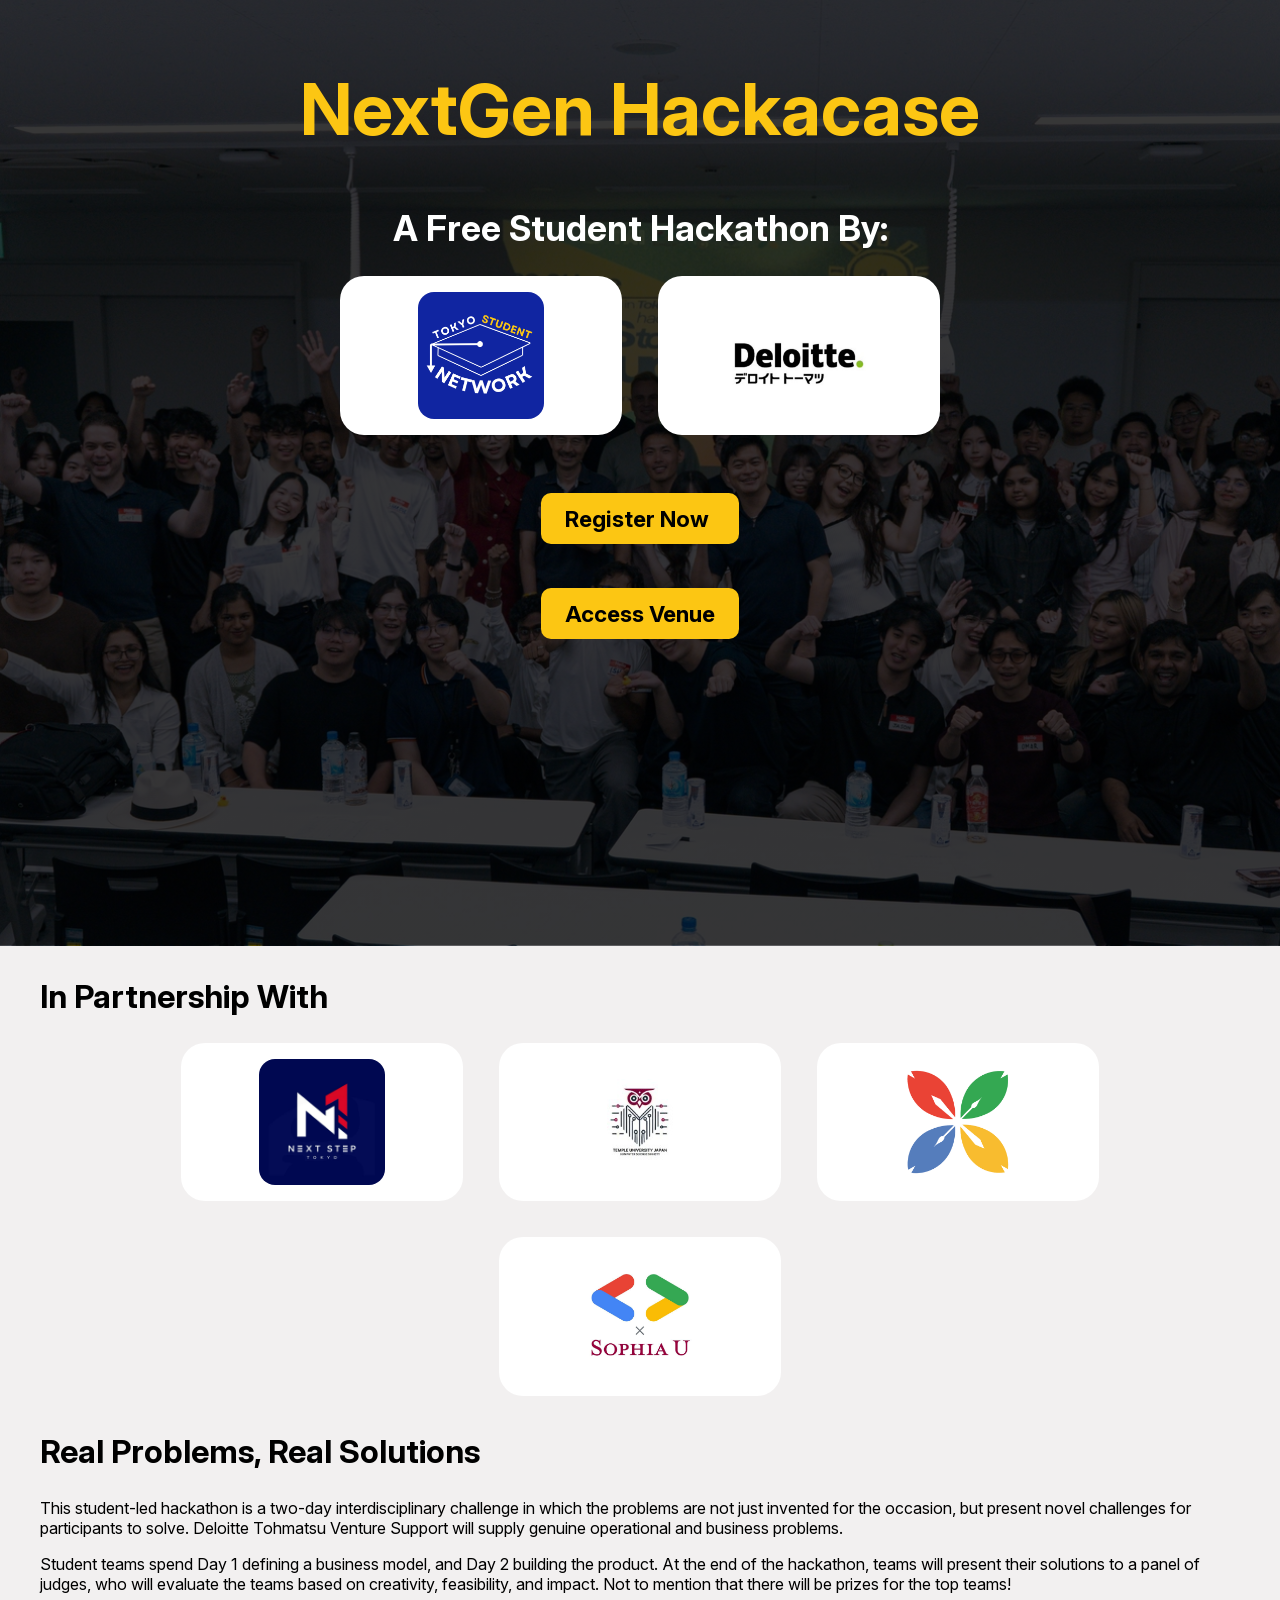
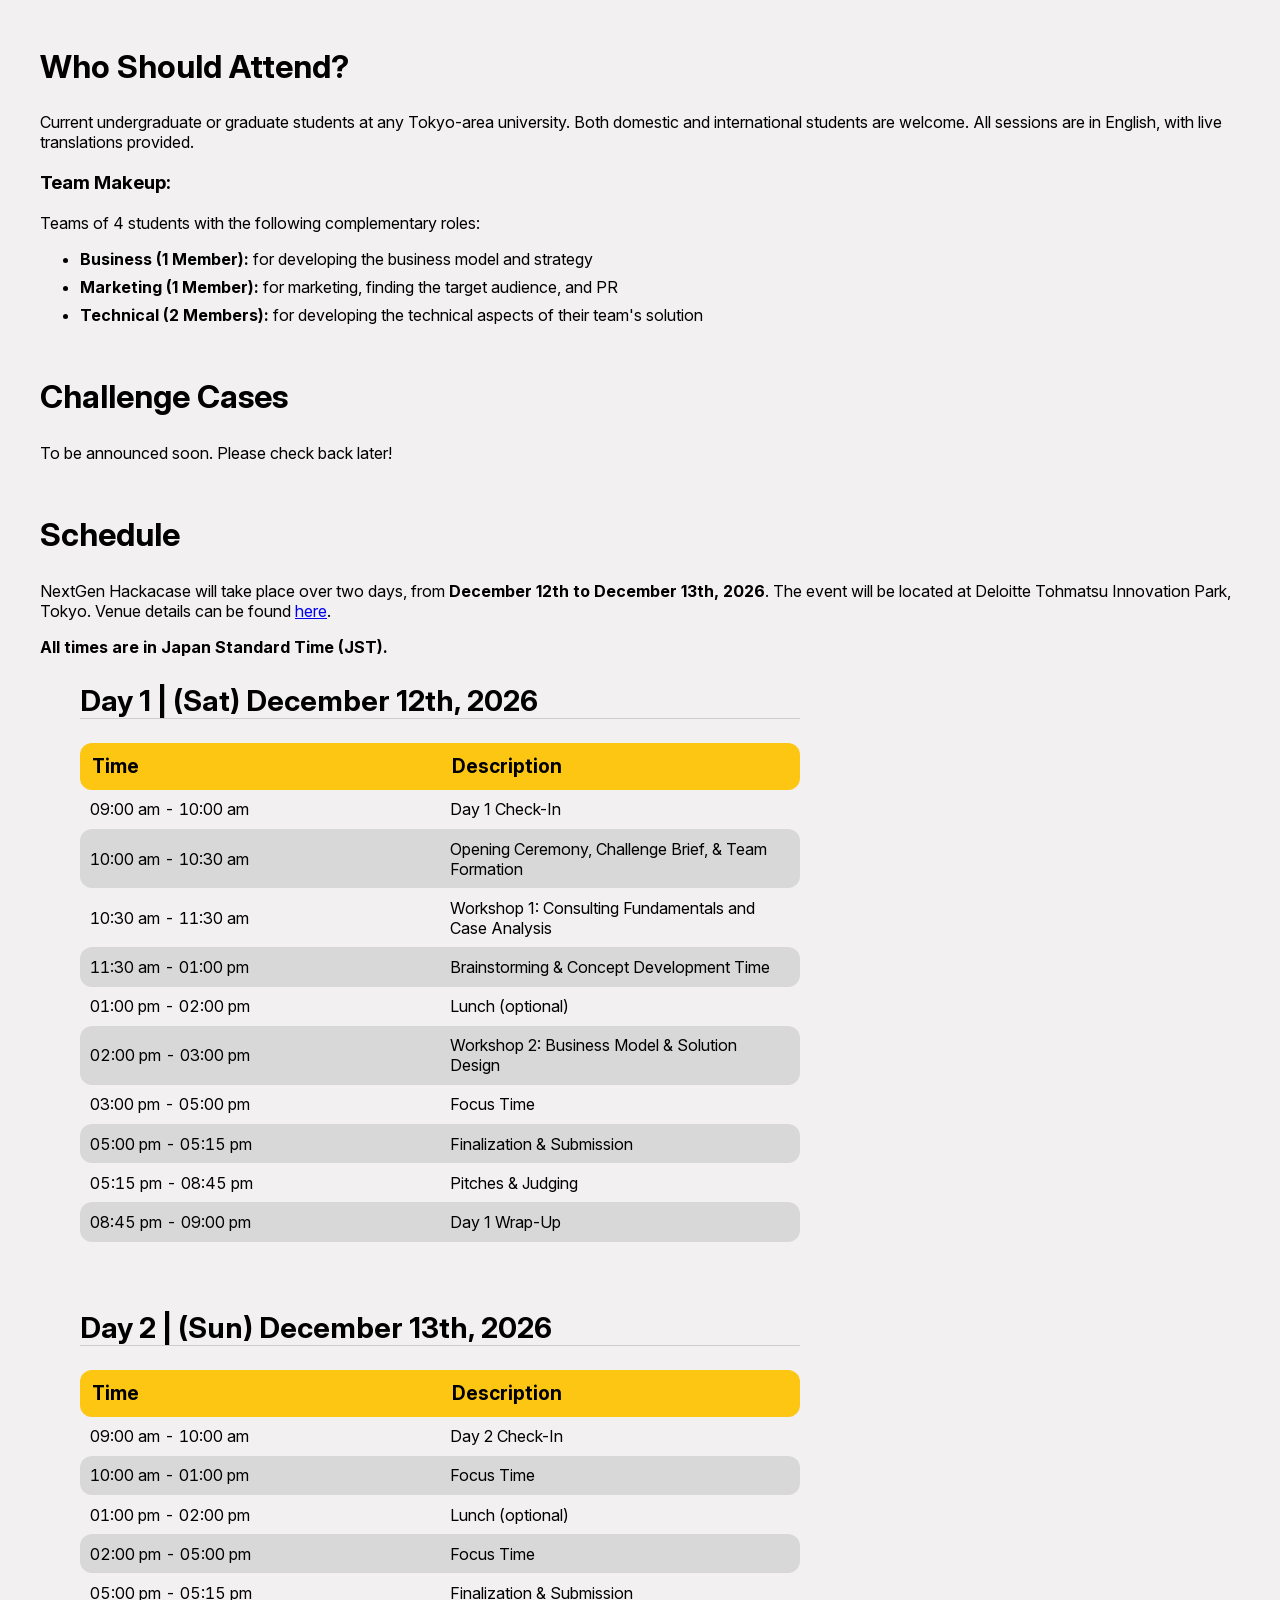
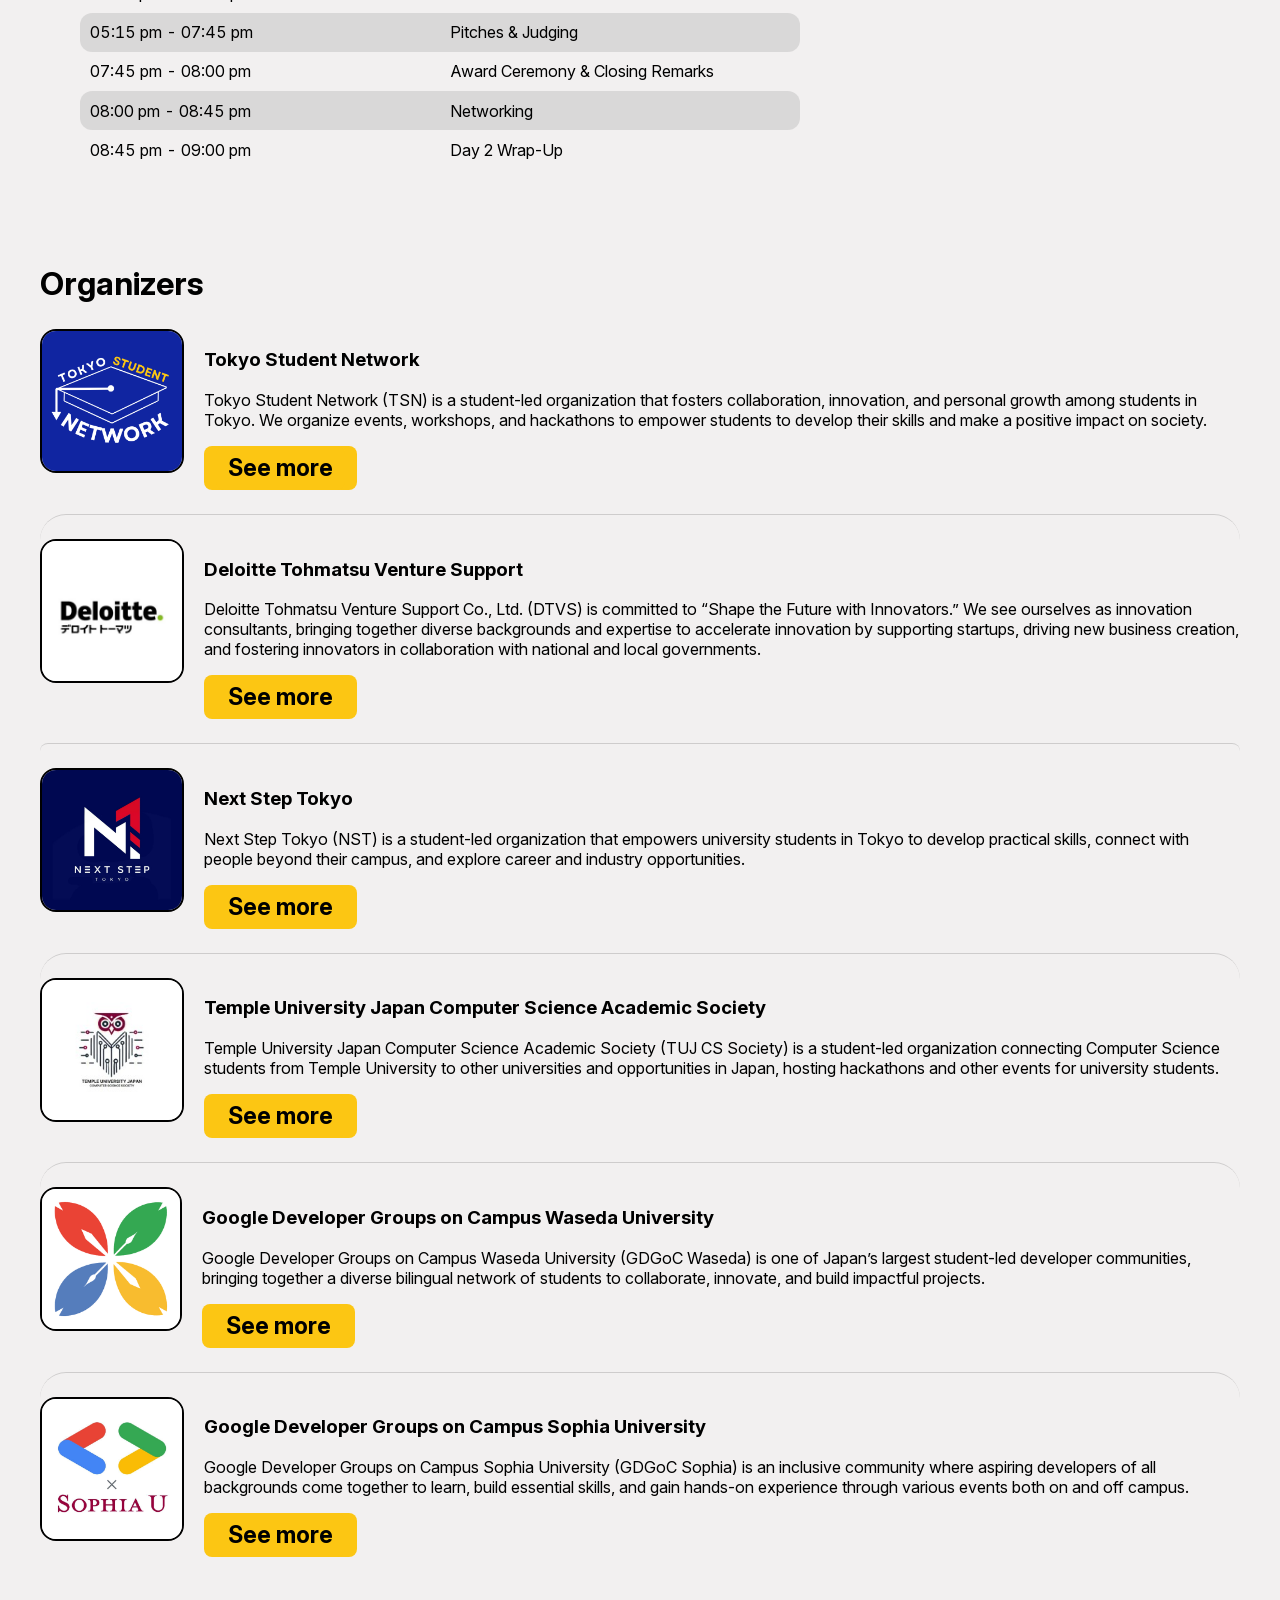
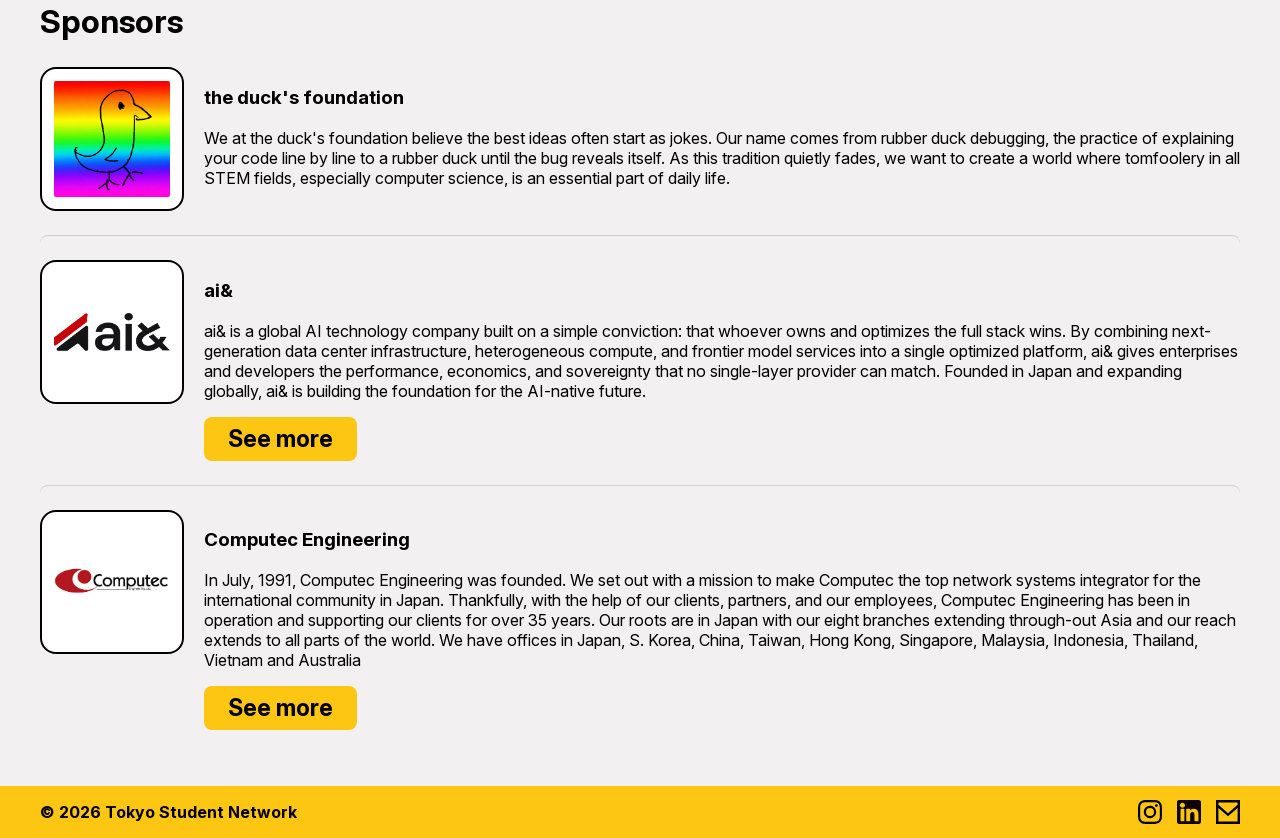
<file: index.html>
<!DOCTYPE html>
<html lang="en">

<head>
	<meta charset="UTF-8">
	<meta name="author" content="Andresen Hill">
	<meta name="viewport" content="width=device-width, initial-scale=1.0">
	<title>NextGen Hackacase</title>
	<meta name="description"
		content="Join NextGen Hackacase, a free student hackathon organized by Tokyo Student Network and Deloitte Tohmatsu Venture Support. Collaborate, innovate, and create solutions to real-world problems.">

	<meta property="og:title" content="NextGen Hackacase">
	<meta property="og:description"
		content="Join NextGen Hackacase, a free student hackathon organized by Tokyo Student Network and Deloitte Tohmatsu Venture Support">
	<meta property="og:image" content="images/og-image.png"> <!-- Replace later TODO -->
	<meta property="og:url" content="https://luma.com/rtydnu54"> <!-- Replace with actual URL TODO -->
	<meta property="og:type" content="website">
	<meta property="og:locale" content="en_JP">

	<link rel="icon" href="images/faviconlogo_temp.png" type="image/png">

	<link rel="stylesheet" href="styles.css">
	<link rel="preload" as="image" href="images/TSNxDTVS-Hackathon_Landing-Page_Banner.webp">
	<link rel="preload" href="assets/Inter-4.1/web/InterVariable.woff2" as="font" type="font/woff2" crossorigin>
</head>

<body>
	<header>
		<section class="hero">
			<div class="container hero">
				<h1>NextGen Hackacase</h1>
				<p>A Free Student Hackathon By:</p>
				<div class="logo-card-container hero-logo-space">
					<a class="hero-logo-icon logo-card" id="hero-tsnlogo" href="#info-tsn" target="_self">
						<img class="third-party-logo" src="images/tsn.png" alt="Tokyo Student Network Logo">
					</a>
					<a class="hero-logo-icon logo-card" href="#info-deloitte" target="_self">
						<img class="third-party-logo deloitte-hero-img" src="images/deloitte.png"
							alt="Deloitte Tohmatsu Venture Support Logo">
					</a>
				</div>
				<div class="hero-button-container">
					<a class="hero register-button" href="https://luma.com/rtydnu54" target="_blank">Register Now</a>
					<a class="hero access-button" href="access.html">Access Venue</a>
					<div>
					</div>
		</section>
	</header>
	<main>
		<section class="type-article">
			<div class="container article-logo-billboard">
				<h2 class="article-logo-billboard">In Partnership With</h2>
				<div class="logo-card-container billboard-space">
					<a class="billboard-item logo-card" id="body-nstlogo" href="#info-nst" target="_self">
						<img class="third-party-logo" src="images/nst.png" alt="Next Step Tokyo Logo">
					</a>
					<a class="billboard-item logo-card" href="#info-tujcs" target="_self">
						<img class="third-party-logo" src="images/tujcs.png"
							alt="Temple University Japan Computer Science Academic Society Logo">
					</a>
					<a class="billboard-item logo-card" href="#info-gdgocwaseda" target="_self">
						<img class="third-party-logo" src="images/gdgocwaseda.png" alt="GDGoC Waseda Logo">
					</a>
					<a class="billboard-item logo-card" href="#info-gdgocsophia" target="_self">
						<img class="third-party-logo" src="images/gdgocsophia.png" alt="GDGoC Sophia Logo">
					</a>

				</div>
			</div>
		</section>
		<section class="type-article">
			<div class="container article-fluff">
				<h2>Real Problems, Real Solutions</h2>
				<p>This student-led hackathon is a two-day interdisciplinary challenge in which the problems are not
					just invented for the occasion, but present novel challenges for participants to solve. Deloitte
					Tohmatsu Venture Support will supply genuine operational and business problems.</p>
				<p>Student teams spend Day 1 defining a business model, and Day 2 building the product. At
					the end
					of the hackathon, teams will present their solutions to a panel of judges, who will evaluate the
					teams based on creativity, feasibility, and impact. Not to mention that there will be prizes for the
					top teams!</p>
			</div>
		</section>
		<section class="type-article" id="who-should-attend">
			<div class="container">
				<h2>Who Should Attend?</h2>
				<p>Current undergraduate or graduate students at any Tokyo-area university. Both domestic and
					international students are welcome. All sessions are in English, with live translations provided.
				</p>
				<h3>Team Makeup:</h3>
				<p>Teams of 4 students with the following complementary roles:</p>
				<ul>
					<li><span class="list-bold">Business (1 Member):</span> for developing the business model and
						strategy</li>
					<li><span class="list-bold">Marketing (1 Member):</span> for marketing, finding the target audience,
						and
						PR</li>
					<li><span class="list-bold">Technical (2 Members):</span> for developing the technical aspects of
						their team's solution</li>
				</ul>
			</div>
		</section>
		<section class="type-article">
			<div class="container article-challenge-cases">
				<h2>Challenge Cases</h2>
				<p>To be announced soon. Please check back later!</p>
			</div>
		</section>
		<section class="type-article" id="schedule">
			<div class="container article-schedule">
				<h2>Schedule</h2>
				<p>NextGen Hackacase will take place over two days, from <span style="font-weight: bold;">December 12th
						to December 13th, 2026</span>. The event will be located at Deloitte Tohmatsu Innovation Park,
					Tokyo.
					Venue details can be found <a href="access.html">here</a>.</p>
				<p style="font-weight: bold;">All times are in Japan Standard Time (JST).</p>
				<div id="schedule-tables">
					<div class="schedule-table-container day-1">
						<table class="schedule-table day-1">
							<caption>Day 1 | (Sat) December 12th, 2026</caption>
							<thead>
								<tr>
									<th>Time</th>
									<th>Description</th>
								</tr>
							</thead>
							<tbody>
								<tr>
									<td class="time-cell">09:00 am - 10:00 am</td>
									<td>Day 1 Check-In</td>
								</tr>
								<tr>
									<td class="time-cell">10:00 am - 10:30 am</td>
									<td>Opening Ceremony, Challenge Brief, & Team Formation</td>
								</tr>
								<tr>
									<td class="time-cell">10:30 am - 11:30 am</td>
									<td>Workshop 1: Consulting Fundamentals and Case Analysis</td>
								</tr>
								<tr>
									<td class="time-cell">11:30 am - 01:00 pm</td>
									<td>Brainstorming & Concept Development Time</td>
								</tr>
								<tr>
									<td class="time-cell">01:00 pm - 02:00 pm</td>
									<td>Lunch (optional)</td>
								</tr>
								<tr>
									<td class="time-cell">02:00 pm - 03:00 pm</td>
									<td>Workshop 2: Business Model & Solution Design</td>
								</tr>
								<tr>
									<td class="time-cell">03:00 pm - 05:00 pm</td>
									<td>Focus Time</td>
								</tr>
								<tr>
									<td class="time-cell">05:00 pm - 05:15 pm</td>
									<td>Finalization & Submission</td>
								</tr>
								<tr>
									<td class="time-cell">05:15 pm - 08:45 pm</td>
									<td>Pitches & Judging</td>
								</tr>
								<tr>
									<td class="time-cell">08:45 pm - 09:00 pm</td>
									<td>Day 1 Wrap-Up</td>
								</tr>
							</tbody>
						</table>
					</div>
					<div class="schedule-table-container day-2">
						<table class="schedule-table day-2">
							<caption>Day 2 | (Sun) December 13th, 2026</caption>
							<thead>
								<tr>
									<th>Time</th>
									<th>Description</th>
								</tr>
							</thead>
							<tbody>
								<tr>
									<td class="time-cell">09:00 am - 10:00 am</td>
									<td>Day 2 Check-In</td>
								</tr>
								<tr>
									<td class="time-cell">10:00 am - 01:00 pm</td>
									<td>Focus Time</td>
								</tr>
								<tr>
									<td class="time-cell">01:00 pm - 02:00 pm</td>
									<td>Lunch (optional)</td>
								</tr>
								<tr>
									<td class="time-cell">02:00 pm - 05:00 pm</td>
									<td>Focus Time</td>
								</tr>
								<tr>
									<td class="time-cell">05:00 pm - 05:15 pm</td>
									<td>Finalization & Submission</td>
								</tr>
								<tr>
									<td class="time-cell">05:15 pm - 07:45 pm</td>
									<td>Pitches & Judging</td>
								</tr>
								<tr>
									<td class="time-cell">07:45 pm - 08:00 pm</td>
									<td>Award Ceremony & Closing Remarks</td>
								</tr>
								<tr>
									<td class="time-cell">08:00 pm - 08:45 pm</td>
									<td>Networking</td>
								</tr>
								<tr>
									<td class="time-cell">08:45 pm - 09:00 pm</td>
									<td>Day 2 Wrap-Up</td>
								</tr>
							</tbody>
						</table>
					</div>
				</div>
			</div>
		</section>
		<section class="type-article">
			<div class="container article-organizers">
				<h2>Organizers</h2>
				<div class="info-and-image-box info-and-image-box-target">
					<img class="third-party-logo bad-logo" src="images/tsn.png" alt="Tokyo Student Network Logo"></img>
					<div class="info-and-image-box-content">
						<h3 class="info-and-image-box-target" id="info-tsn">Tokyo Student Network</h3>
						<p>Tokyo Student Network (TSN) is a student-led organization that fosters collaboration,
							innovation, and personal growth among students in Tokyo. We organize events, workshops, and
							hackathons to empower students to develop their skills and make a positive impact on
							society.</p>
						<div class="org-button org-button-div">
							<a class="org-button" href="https://tokyostudentnetwork.com/" target="_blank">See more</a>
						</div>
					</div>
				</div>
				<div class="info-and-image-box">
					<img class="third-party-logo bad-logo" src="images/deloitte.png"
						alt="Deloitte Tohmatsu Venture Support Logo"></img>
					<div class="info-and-image-box-content">
						<h3 class="info-and-image-box-target" id="info-deloitte">Deloitte Tohmatsu Venture Support</h3>
						<p>Deloitte Tohmatsu Venture Support Co., Ltd. (DTVS) is committed to “Shape the Future with
							Innovators.” We see ourselves as innovation consultants, bringing together diverse
							backgrounds and expertise to accelerate innovation by supporting startups, driving new
							business creation, and fostering innovators in collaboration with national and local
							governments.
						</p>
						<div class="org-button org-button-div">
							<a class="org-button"
								href="https://www.deloitte.com/jp/ja/services/consulting/services/venture-support.html"
								target="_blank">See
								more</a>
						</div>
					</div>
				</div>
				<div class="info-and-image-box info-and-image-box-target">
					<img class="third-party-logo bad-logo" src="images/nst.png" alt="Next Step Tokyo Logo"></img>
					<div class="info-and-image-box-content">
						<h3 class="info-and-image-box-target" id="info-nst">Next Step Tokyo</h3>
						<p>Next Step Tokyo (NST) is a student-led organization that empowers university students in
							Tokyo to develop practical skills, connect with people beyond their campus, and explore
							career and industry opportunities.</p>
						<div class="org-button org-button-div">
							<a class="org-button" href="https://www.instagram.com/nextsteptokyo/" target="_blank">See
								more</a>
						</div>
					</div>
				</div>
				<div class="info-and-image-box">
					<img class="third-party-logo bad-logo" src="images/tujcs.png"
						alt="Temple University Japan Computer Science Academic Society Logo"></img>
					<div class="info-and-image-box-content">
						<h3 class="info-and-image-box-target" id="info-tujcs">Temple University Japan Computer Science
							Academic Society</h3>
						<p>Temple University Japan Computer Science Academic Society (TUJ CS Society) is a student-led
							organization connecting Computer Science students from Temple University to other
							universities and opportunities in Japan, hosting hackathons and other events for university
							students.</p>
						<div class="org-button org-button-div">
							<a class="org-button"
								href="https://www.linkedin.com/company/computer-science-academic-society-tuj/posts/"
								target="_blank">See more</a>
						</div>
					</div>
				</div>
				<div class="info-and-image-box">
					<img class="third-party-logo bad-logo" src="images/gdgocwaseda.png" alt="GDGoC Waseda Logo"></img>
					<div class="info-and-image-box-content">
						<h3 class="info-and-image-box-target" id="info-gdgocwaseda">Google Developer Groups on Campus
							Waseda University</h3>
						<p>Google Developer Groups on Campus Waseda University (GDGoC Waseda) is one of Japan’s
							largest student-led developer communities, bringing together a diverse bilingual network of
							students to collaborate, innovate, and build impactful projects.</p>
						<div class="org-button org-button-div">
							<a class="org-button"
								href="https://gdg.community.dev/gdg-on-campus-waseda-university-tokyo-japan/"
								target="_blank">See more</a>
						</div>
					</div>
				</div>
				<div class="info-and-image-box">
					<img class="third-party-logo bad-logo" src="images/gdgocsophia.png" alt="GDGoC Sophia Logo"></img>
					<div class="info-and-image-box-content">
						<h3 class="info-and-image-box-target" id="info-gdgocsophia">Google Developer Groups on Campus
							Sophia University</h3>
						<p>Google Developer Groups on Campus Sophia University (GDGoC Sophia) is an inclusive community
							where aspiring developers of all backgrounds come together to learn, build essential skills,
							and
							gain hands-on experience through various events both on and off campus.</p>
						<div class="org-button org-button-div">
							<a class="org-button"
								href="https://gdg.community.dev/gdg-on-campus-sophia-university-tokyo-japan/"
								target="_blank">See more</a>
						</div>
					</div>
				</div>
			</div>
		</section>
		<section class="type-article">
			<div class="container article-sponsors">
				<h2>Sponsors</h2>
				<div class="info-and-image-box info-and-image-box-target">
					<img class="third-party-logo bad-logo wide-logo" src="images/theducksfoundation.png" alt="the duck's foundation Logo">
					<div class="info-and-image-box-content">
						<h3 class="info-and-image-box-target" id="info-aiamp">the duck's foundation</h3>
						<p>We at the duck's foundation believe the best ideas often start as jokes. 
							Our name comes from rubber duck debugging, the practice of explaining your 
							code line by line to a rubber duck until the bug reveals itself. As this tradition quietly fades, 
							we want to create a world where tomfoolery in all STEM fields, especially computer science, 
							is an essential part of daily life.</p>
					</div>
				</div>
				<div class="info-and-image-box info-and-image-box-target">
					<img class="third-party-logo bad-logo wide-logo" src="images/aiamp.png" alt="ai& Logo">
					<div class="info-and-image-box-content">
						<h3 class="info-and-image-box-target" id="info-aiamp">ai&</h3>
						<p>ai& is a global AI technology company built on a simple conviction: that whoever owns and
							optimizes the full stack wins. By combining next-generation data center infrastructure,
							heterogeneous compute, and frontier model services into a single optimized platform, ai&
							gives enterprises and developers the performance, economics, and sovereignty that no
							single-layer provider can match. Founded in Japan and expanding globally, ai& is building
							the foundation for the AI-native future.</p>
						<div class="org-button org-button-div">
							<a class="org-button" href="https://aiand.com/" target="_blank">See more</a>
						</div>
					</div>
				</div>
				<div class="info-and-image-box info-and-image-box-target">
					<img class="third-party-logo bad-logo wide-logo" src="images/computec.png" alt="Computec Engineering Logo">
					<div class="info-and-image-box-content">
						<h3 class="info-and-image-box-target" id="info-computec">Computec Engineering</h3>
						<p>In July, 1991, Computec Engineering was founded. We set out with a mission to make Computec
							the top network systems integrator for the international community in Japan. Thankfully,
							with the help of our clients, partners, and our employees, Computec Engineering has been in
							operation and supporting our clients for over 35 years. Our roots are in Japan with our
							eight branches extending through-out Asia and our reach extends to all parts of the world. We have offices in Japan, S. Korea,
							China, Taiwan, Hong Kong, Singapore, Malaysia, Indonesia, Thailand, Vietnam and Australia
						</p>
						<div class="org-button org-button-div">
							<a class="org-button" href="https://www.computec.co.jp/" target="_blank">See more</a>
						</div>
					</div>
				</div>
			</div>
		</section>
	</main>
	<footer>
		<div class="container footer-banner">
			<div class="footer-copyright">
				<p>&copy; 2026 Tokyo Student Network</p>
			</div>
			<div class="footer-social-icons">
				<a href="https://www.instagram.com/tokyostudentnetwork/" target="_blank"><img src="images/instagram.svg"
						width="24" height="24" alt="Instagram"></a>
				<a href="https://www.linkedin.com/company/tokyostudentnetwork/" target="_blank"><img
						src="images/linkedin.svg" width="24" height="24" alt="LinkedIn"></a>
				<a href="mailto:info@tokyostudentnetwork.com"><img src="images/email.svg" width="24" height="24"
						alt="Email"></a>
			</div>
		</div>
	</footer>
</body>
</html>
</file>
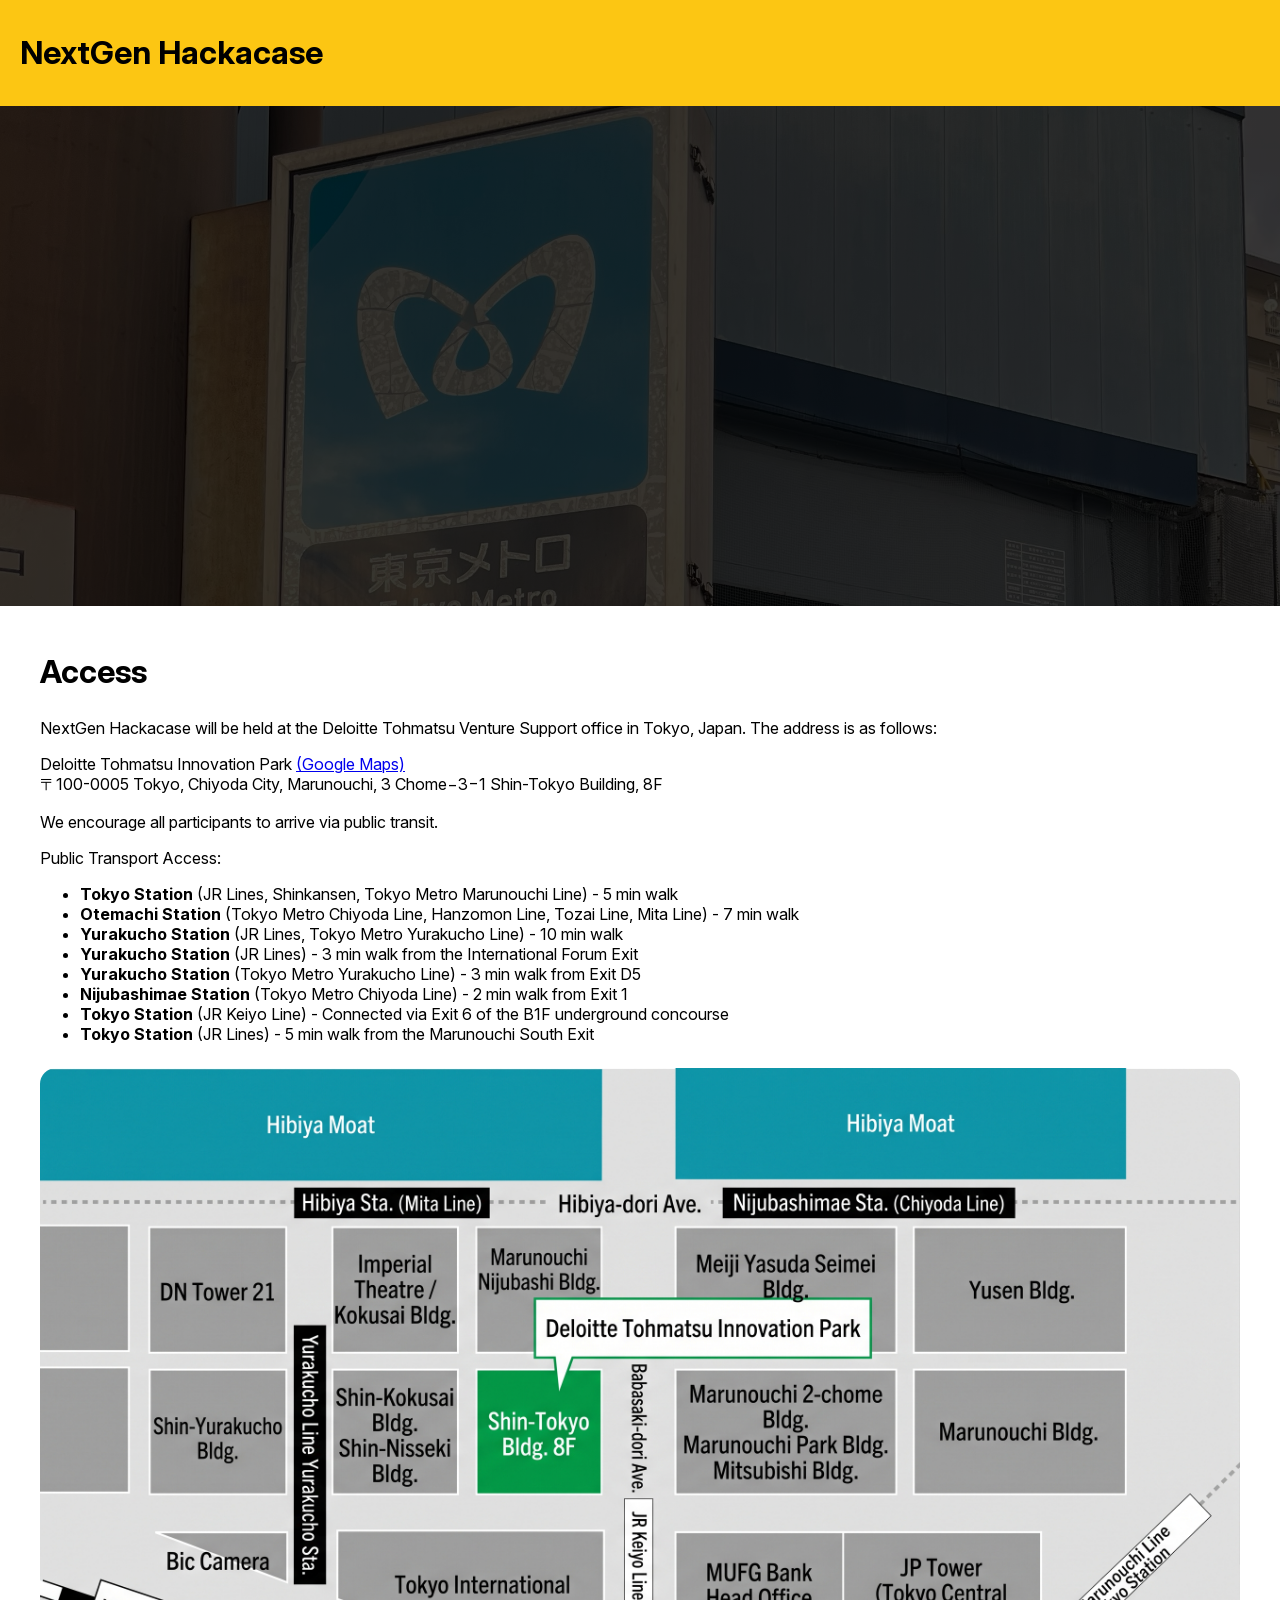
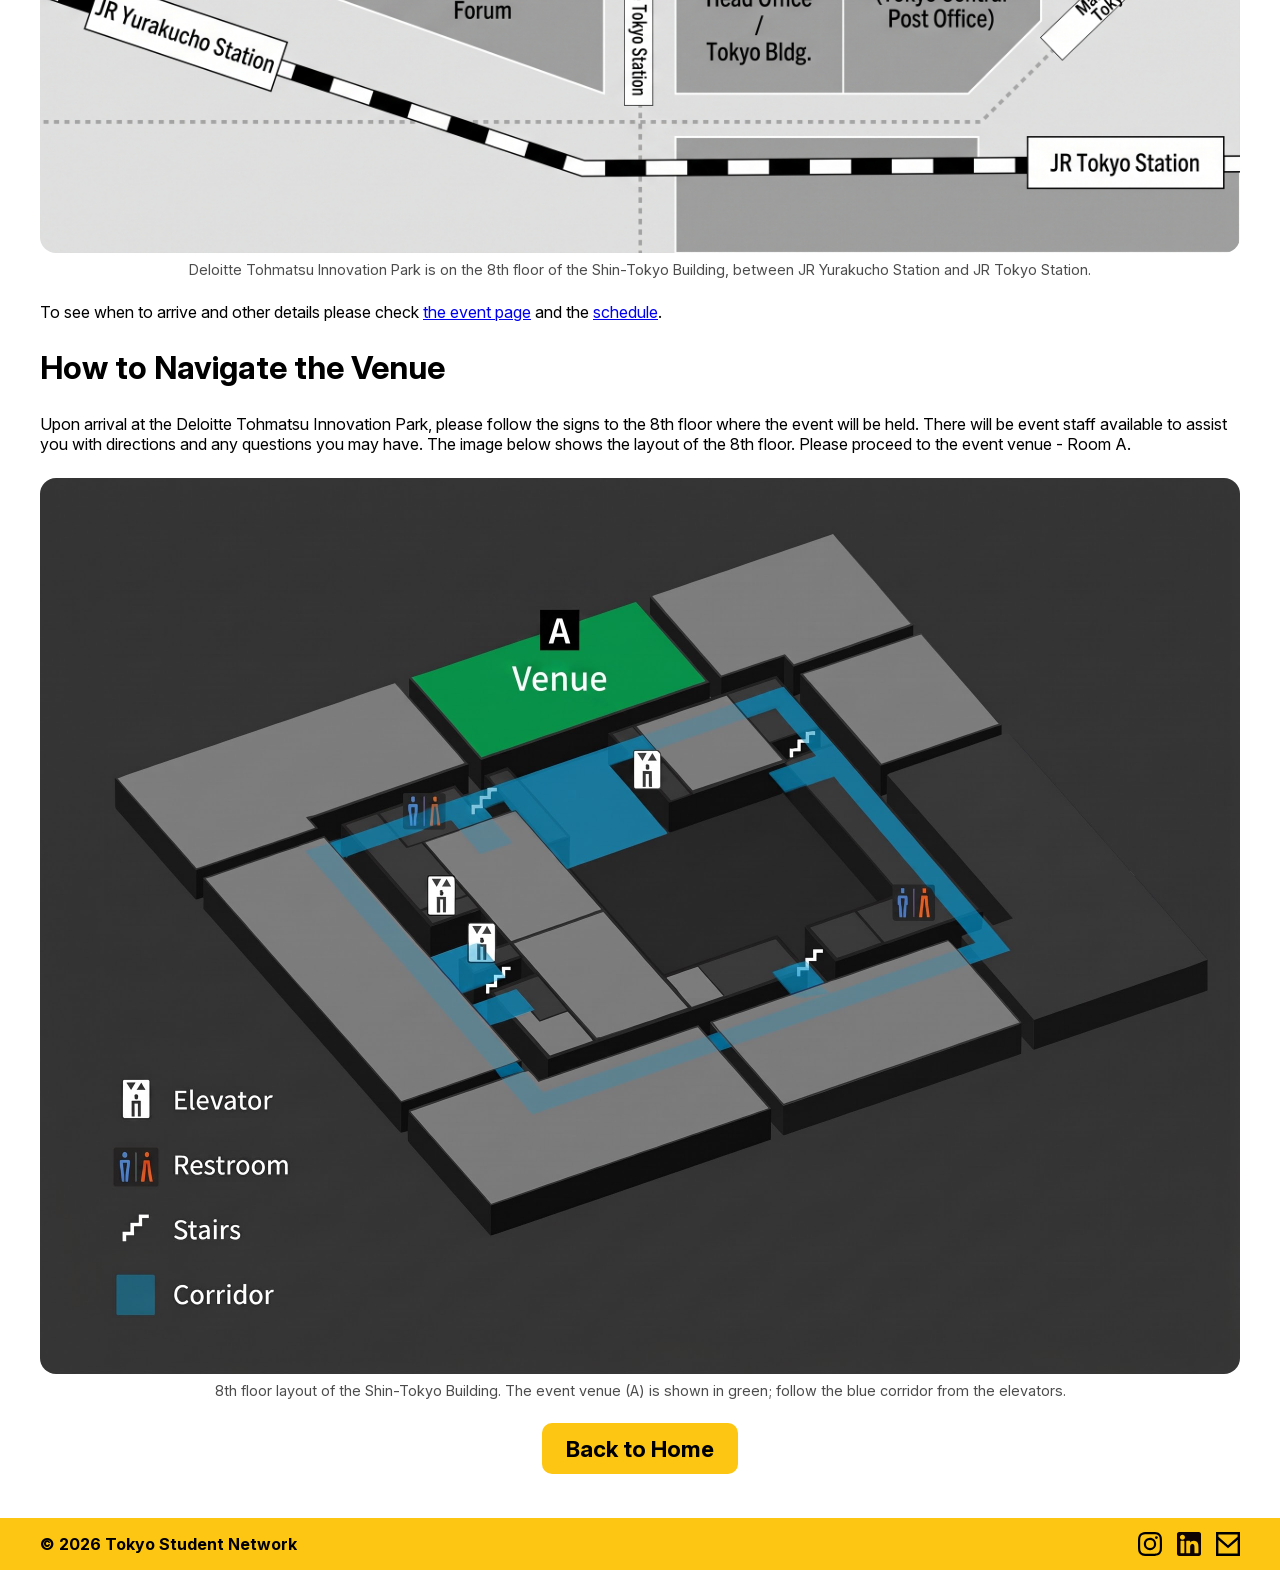
<file: access.html>
<!DOCTYPE html>
<html lang="en">

<head>
    <meta charset="UTF-8">
    <meta name="author" content="Andresen Hill">
    <meta name="viewport" content="width=device-width, initial-scale=1.0">
    <title>NextGen Hackacase - Access</title>
    <meta name="description"
        content="How to access NextGen Hackacase, a free student hackathon organized by Tokyo Student Network and Deloitte Tohmatsu Venture Support">

    <meta property="og:title" content="NextGen Hackacase - Access">
    <meta property="og:description"
        content="How to access NextGen Hackacase, a free student hackathon organized by Tokyo Student Network and Deloitte Tohmatsu Venture Support">
    <meta property="og:image" content="images/og-image.png"> <!-- Replace later TODO -->
    <meta property="og:url" content="https://luma.com/rtydnu54"> <!-- Replace with actual URL TODO -->
    <meta property="og:type" content="website">
    <meta property="og:locale" content="en_JP">

    <link rel="icon" href="images/faviconlogo_temp.png" type="image/png">

    <link rel="stylesheet" href="styles.css">
</head>

<body>
    <header>
        <div class="access-header-container">
            <div class="access-header-text-space">
                <a class="access-header-logo-icon" href="index.html" target="_self">
                    <h1 class="access-header-logo-text">NextGen Hackacase</h1>
                </a>
            </div>
        </div>
        <div class="access-header-image">
        </div>
    </header>
    <main class="access-main">
        <section class="access-section">
            <div class="access-container">
                <h2 style="font-size: 2em; font-weight: bold;">Access</h2>
                <p>NextGen Hackacase will be held at the Deloitte Tohmatsu Venture Support office in Tokyo, Japan. The
                    address is as follows:</p>
                <p>Deloitte Tohmatsu Innovation Park <a href="https://maps.app.goo.gl/6f9vycAim7bySoVU8"
                        target="_blank">(Google Maps)</a><br>
                    〒100-0005 Tokyo, Chiyoda City, Marunouchi, 3 Chome−3−1 Shin-Tokyo Building, 8F</p>
                <p>We encourage all participants to arrive via public transit.</p>
                <p>Public Transport Access:</p>
                <ul>
                    <li><strong>Tokyo Station</strong> (JR Lines, Shinkansen, Tokyo Metro Marunouchi Line) - 5 min walk
                    </li>
                    <li><strong>Otemachi Station</strong> (Tokyo Metro Chiyoda Line, Hanzomon Line, Tozai Line, Mita
                        Line) - 7 min walk</li>
                    <li><strong>Yurakucho Station</strong> (JR Lines, Tokyo Metro Yurakucho Line) - 10 min walk</li>
                    <li><strong>Yurakucho Station</strong> (JR Lines) - 3 min walk from the International Forum Exit
                    </li>
                    <li><strong>Yurakucho Station</strong> (Tokyo Metro Yurakucho Line) - 3 min walk from Exit D5</li>
                    <li><strong>Nijubashimae Station</strong> (Tokyo Metro Chiyoda Line) - 2 min walk from Exit 1</li>
                    <li><strong>Tokyo Station</strong> (JR Keiyo Line) - Connected via Exit 6 of the B1F underground
                        concourse</li>
                    <li><strong>Tokyo Station</strong> (JR Lines) - 5 min walk from the Marunouchi South Exit</li>
                </ul>
                <figure class="access-figure">
                    <img src="images/venue-guide-station-en"
                        alt="Map showing the location of Deloitte Tohmatsu Innovation Park in Tokyo, Japan"
                        class="access-map-image">
                    <figcaption class="access-figure-caption">Deloitte Tohmatsu Innovation Park is on the 8th floor of
                        the Shin-Tokyo Building, between JR Yurakucho Station and JR Tokyo Station.</figcaption>
                </figure>
                <p>To see when to arrive and other details please check <a href="https://luma.com/rtydnu54"
                        target="_blank">the event page</a> and the <a href="index.html#schedule"
                        target="_self">schedule</a>.</p>
            </div>
        </section>
        <section class="access-container venue-intr-guide">
            <div>
                <h2 style="font-size: 2em; font-weight: bold;">How to Navigate the Venue</h2>
                <p>Upon arrival at the Deloitte Tohmatsu Innovation Park, please follow the signs to the 8th floor where
                    the event will be held. There will be event staff available to assist you with directions and any
                    questions you may have. The image below shows the layout of the 8th floor. Please proceed to the
                    event venue - Room A.</p>
                <figure class="access-figure">
                    <img src="images/venue-guide-inside.jpg"
                        alt="Map showing the interior layout of Deloitte Tohmatsu Innovation Park, including the location of the event on the 8th floor"
                        class="access-map-image">
                    <figcaption class="access-figure-caption">8th floor layout of the Shin-Tokyo Building. The event
                        venue (A) is shown in green; follow the blue corridor from the elevators.</figcaption>
                </figure>
            </div>
        </section>
        <div class="access-home-button-container">
            <a class="access-home-button" href="index.html">Back to Home</a>
        </div>
    </main>
    <footer>
        <div class="container footer-banner">
            <div class="footer-copyright">
                <p>&copy; 2026 Tokyo Student Network</p>
            </div>
            <div class="footer-social-icons">
                <a href="https://www.instagram.com/tokyostudentnetwork/" target="_blank"><img src="images/instagram.svg"
                        width="24" height="24" alt="Instagram"></a>
                <a href="https://www.linkedin.com/company/tokyostudentnetwork/" target="_blank"><img
                        src="images/linkedin.svg" width="24" height="24" alt="LinkedIn"></a>
                <a href="mailto:info@tokyostudentnetwork.com"><img src="images/email.svg" width="24" height="24"
                        alt="Email"></a>
            </div>
        </div>
    </footer>
</body>

</html>
</file>
<file: styles.css>
/* CSS Document for TSN x DTVS Hackathon Website */

:root {
  --primary-color: #FCC613;
  --secondary-color: #141fb4;
  --text-color: #000000;
  --background-color: #f2f0f0;
  color-scheme: light dark;
  --logo-gap: 36px;
  --logo-card-width: 282px;
}

@font-face {
  /* Note: No italics are in this font */
  font-family: "Inter";
  src: url("assets/Inter-4.1/web/InterVariable.woff2") format("woff2");
  font-weight: 100 900;
  font-style: normal;
  font-display: swap;
}

html,
body {
  margin: 0;
  padding: 0;
  font: 1em Inter, sans-serif;
  scroll-behavior: smooth;
}

img,
svg {
  vertical-align: middle;
}

* {
  box-sizing: border-box;
}


.footer-banner ::selection {
  background: rgb(255, 252, 252);
  text-shadow: none;
}

thead ::selection {
  background: rgb(255, 252, 252);
  text-shadow: none;
}

::selection {
  background: #fcc6138c;
  text-shadow: none;
}

.container {
  max-width: 1240px;
  margin: 0 auto;
}

section>.container {
  padding: 5px 20px;
}

.type-article {
  background-color: var(--background-color);
  color: var(--text-color);
}

.type-article h2 {
  font-size: 2em;
}

.logo-card-container {
  display: flex;
  flex-wrap: wrap;
  justify-content: center;
  gap: var(--logo-gap);
  width: 100%;
  max-width: calc(3 * var(--logo-card-width) + 2 * var(--logo-gap));
  margin: 0 auto;
}

.logo-card {
  flex: 0 1 var(--logo-card-width);
  padding: 16px;
  background-color: white;
  border-radius: 24px;
  aspect-ratio: 16 / 9;
  display: flex;
  align-items: center;
  justify-content: center;
  overflow: hidden;
  transition: transform 0.25s ease, box-shadow 0.25s ease;
}

.logo-card img {
  width: 100%;
  height: 100%;
  max-width: none;
  object-fit: contain;
}

.logo-card:hover {
  transform: translateY(-8px);
  box-shadow: 0 12px 24px rgba(0, 0, 0, 0.4);
}

section.hero {
  background-image: linear-gradient(rgba(0, 0, 0, 0.786), rgba(0, 0, 0, 0.786)), url("images/TSNxDTVS-Hackathon_Landing-Page_Banner.webp");
  background-size: cover;
  background-position: center;
  background-repeat: no-repeat;
  padding-bottom: 200px;
}

div.hero {
  display: flex;
  flex-direction: column;
  align-items: center;
}

div.hero h1 {
  color: var(--primary-color);
  font-size: 4.5em;
  margin-bottom: 20px;
}


div.hero p {
  color: white;
  font-size: 2.2em;
  font-weight: bold;
  margin-bottom: 3px;
}

.hero-logo-icon {
  margin-top: 24px;
  margin-bottom: 24px;
}

#hero-tsnlogo img {
  width: auto;
  border-radius: 16px;
}

.deloitte-hero-img {
  transform: scale(1.4);
}

.hero-button-container {
  margin: 34px;
  display: flex;
  flex-direction: column;
  gap: 44px;
}

.register-button {
  background-color: var(--primary-color);
  border-radius: 10px;
  color: black;
  font-weight: bold;
  padding: 12px 24px;
  font-size: 1.4em;
  text-decoration: none;
  transition: transform 0.25s ease, box-shadow 0.25s ease, opacity 0.25s ease;
}

.register-button:hover {
  transform: translateY(-2px);
  opacity: 0.85;
  box-shadow: 0 6px 12px rgba(0, 0, 0, 0.4);
}

.register-button:focus-visible {
  outline: 2px solid #ff0808;
}

.access-button {
  background-color: var(--primary-color);
  border-radius: 10px;
  color: black;
  font-weight: bold;
  padding: 12px 24px;
  font-size: 1.4em;
  text-decoration: none;
  transition: transform 0.25s ease, box-shadow 0.25s ease, opacity 0.25s ease;
}

.access-button:hover {
  transform: translateY(-2px);
  opacity: 0.85;
  box-shadow: 0 6px 12px rgba(0, 0, 0, 0.4);
}

.access-button:focus-visible {
  outline: 2px solid #ff0808;
}

a.access-button {
  margin-bottom: 24px;
}

table {
  table-layout: fixed;
  width: 90%;
  min-width: 600px;
  margin: 10px auto;
  border-collapse: separate;
  border-spacing: 0;
  background-color: var(--background-color);
}

th,
td {
  padding: 0.6em;
  word-wrap: break-word;
}

th {
  text-align: left;
  font-weight: bold;
  font-size: 1.2em;
  background-color: var(--primary-color);
  color: black;
}

.time-cell {
  font-variant-numeric: tabular-nums;
}

thead th:first-child {
  border-radius: 12px 0 0 12px;
}

thead th:last-child {
  border-radius: 0 12px 12px 0;
}

caption {
  text-align: left;
  font-weight: bold;
  font-size: 1.8em;
  border-bottom: 1px solid color-mix(in srgb, var(--text-color) 15%, transparent);
  margin-bottom: 24px;
}

tbody tr:nth-child(even) td {
  background-color: color-mix(in srgb, var(--text-color) 10%, transparent);
}

tbody tr:nth-child(even) td:first-child {
  border-radius: 12px 0 0 12px;
}

tbody tr:nth-child(even) td:last-child {
  border-radius: 0 12px 12px 0;
}

div.schedule-table-container {
  max-width: 800px;
  margin-bottom: 48px;
  overflow-x: auto;
}

tr:hover {
  transition: background-color 0.25s ease;
  background-color: color-mix(in srgb, var(--primary-color) 40%, transparent);
  text-shadow: none;
}

#body-nstlogo img {
  width: auto;
  border-radius: 16px;
}

section.type-article li {
  margin-bottom: 8px;
}

span.list-bold {
  font-weight: bold;
}

.info-and-image-box {
  display: flex;
  flex-direction: row;
  justify-content: space-between;
  gap: 20px;
  scroll-margin-top: 68px;
  scroll-margin-bottom: 16px;
  border-radius: 26px;
}

.info-and-image-box-target {
  border-radius: 8px;
}

.info-and-image-box-target:target {
  animation: info-highlight 5s ease-out;
}

.info-and-image-box-content {
  flex: 1;
}

.info-and-image-box+.info-and-image-box {
  border-top: 1px solid color-mix(in srgb, var(--text-color) 15%, transparent);
  margin-top: 24px;
  padding-top: 24px;
  margin-bottom: 8px;
}

.third-party-logo {
  max-width: 144px;
  height: 144px;
}

.bad-logo {
  border-radius: 16px;
  border: var(--text-color) solid 2px;
}

.wide-logo {
  width: 144px;
  object-fit: contain;
  background-color: white;
  padding: 12px;
}

.org-button {
  background-color: var(--primary-color);
  border-radius: 8px;
  color: black;
  font-weight: bold;
  padding: 8px 12px;
  font-size: 1.2em;
  text-decoration: none;
  max-width: fit-content;
  transition: opacity 0.25s ease;
}

.org-button:hover {
  opacity: 0.75;
  transition: opacity 0.3s ease-in-out;
}

.org-button:focus-visible {
  outline: 2px solid #ff0808;
}

div.article-sponsors {
  padding-bottom: 48px;
}

footer {
  background-color: var(--primary-color);
  color: black;
}

footer .container {
  display: flex;
  justify-content: space-between;
  align-items: center;
}

.footer-copyright {
  font-weight: bold;
  padding-left: 20px;
}

.footer-social-icons {
  padding-left: 24px;
  padding-right: 20px;
  display: flex;
  gap: 15px;
}

.footer-social-icons a:hover {
  opacity: 0.65;
  transition: opacity 0.3s ease-in-out;
}

.access-header-container {
  display: flex;
  justify-content: space-between;
  align-items: center;
  padding: 12px 20px;
  background-color: var(--primary-color);
  color: black;
}

.access-header-text-space {
  display: flex;
  flex-direction: column;
  gap: 4px;
  color: #000000;
}

.access-header-logo-icon {
  color: inherit;
  text-decoration: none;
}

.access-header-image {
  display: flex;
  align-items: center;
  justify-content: flex-start;
  width: 100%;
  height: 500px;
  padding: 0 20px 0 max(20px, calc((100% - 1240px) / 2 + 20px));
  background-image: linear-gradient(rgba(0, 0, 0, 0.786), rgba(0, 0, 0, 0.786)), url("images/access-temp.png");
  background-size: cover;
  background-position: center;
  text-align: left;
}

.access-main {
  max-width: 1240px;
  margin: 0 auto;
  padding: 20px;
}

.access-header-image-text {
  font-weight: bold;
  background-color: var(--primary-color);
  color: black;
  border-radius: 24px;
  padding-left: 4px;
  padding-right: 4px;
}

.access-map-image {
  display: block;
  width: 100%;
  height: auto;
  margin: 0 auto;
  border-radius: 16px;
}

.access-figure {
  margin: 24px 0;
}

.access-figure-caption {
  margin-top: 8px;
  font-size: 0.9em;
  text-align: center;
  color: color-mix(in srgb, var(--text-color) 70%, transparent);
}

.access-home-button-container {
  display: flex;
  justify-content: center;
  margin: 24px 0;
}

.access-home-button {
  background-color: var(--primary-color);
  border-radius: 10px;
  color: black;
  font-weight: bold;
  padding: 12px 24px;
  font-size: 1.4em;
  text-decoration: none;
  transition: transform 0.25s ease, box-shadow 0.25s ease, opacity 0.25s ease;
}

@media (prefers-color-scheme: dark) {
  :root {
    --background-color: #1a1a1a;
    --text-color: #ffffff;
  }
}

@media (prefers-reduced-motion: reduce) {
  .register-button {
    transition: none;
  }
}

@media (max-width: 600px) {
  div.hero h1 {
    font-size: 3em;
  }

  .logo-card {
    flex-basis: 100%;
  }
}


@keyframes info-highlight {

  0%,
  40% {
    background-color: color-mix(in srgb, var(--primary-color) 40%, transparent);
    box-shadow: 0 0 0 12px color-mix(in srgb, var(--primary-color) 40%, transparent);
  }

  100% {
    background-color: transparent;
    box-shadow: 0 0 0 12px transparent;
  }
}
</file>
